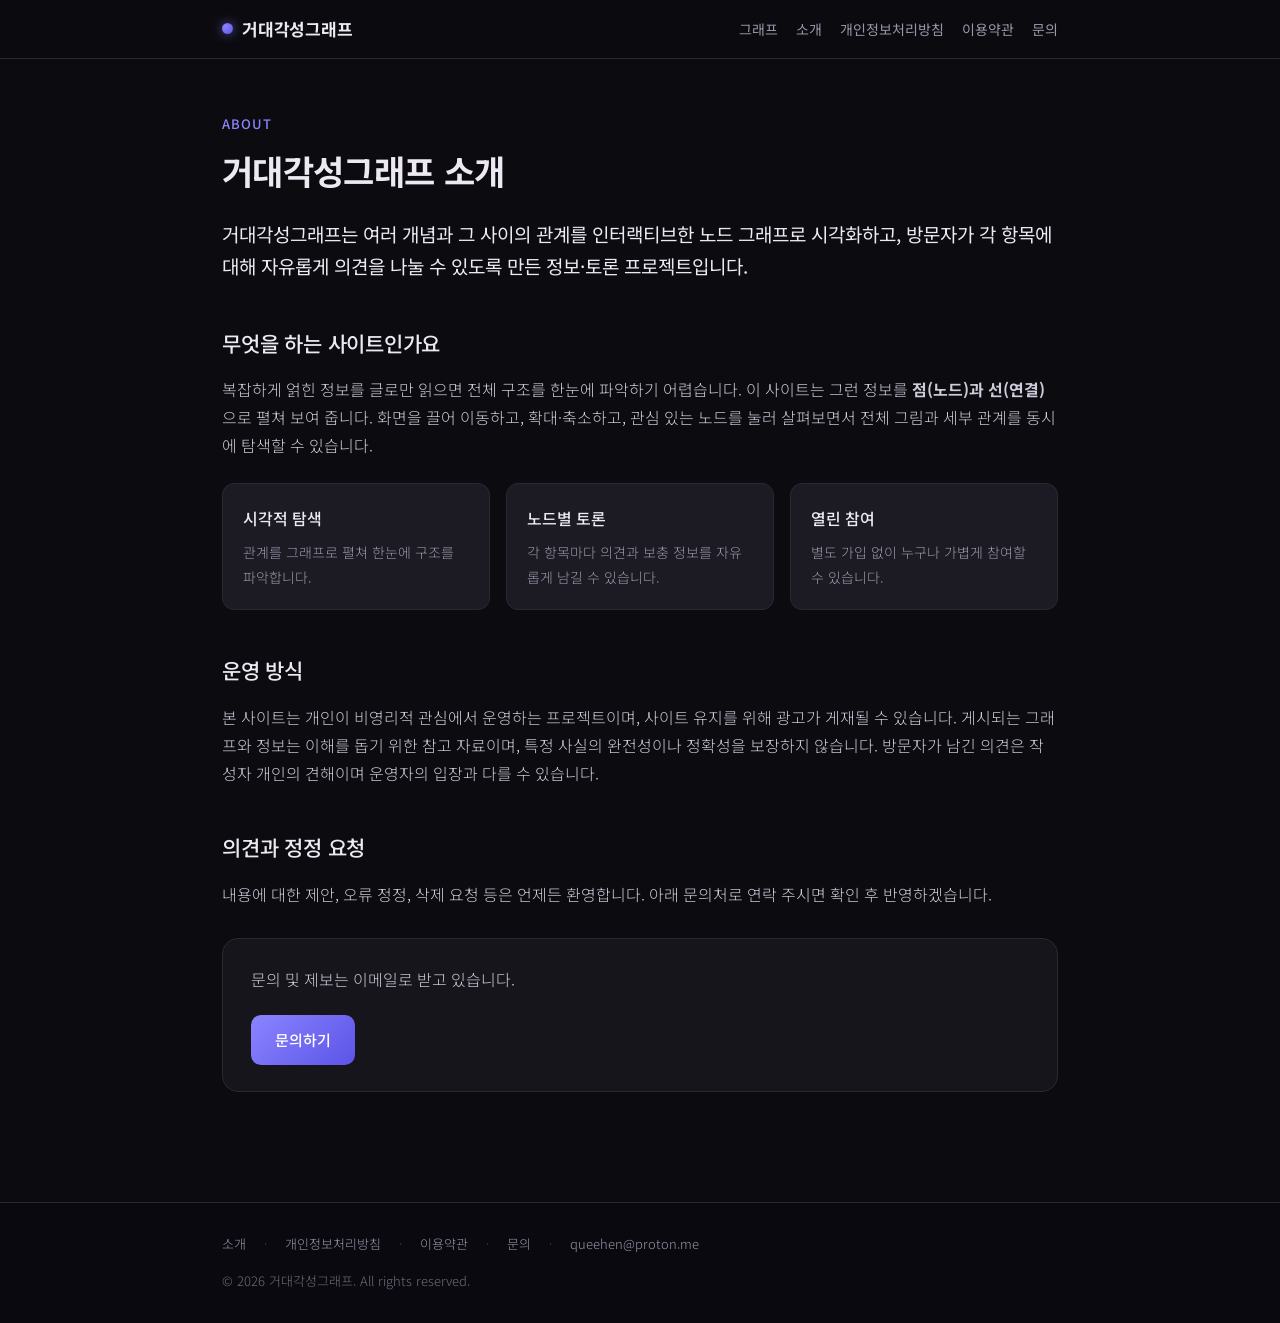
<file: about.html>
<!DOCTYPE html>
<html lang="ko">
<head>
  <meta charset="utf-8">
  <!-- Google tag (gtag.js) -->
  <script async src="https://www.googletagmanager.com/gtag/js?id=G-3LFNEM19WC"></script>
  <script>
  window.dataLayer = window.dataLayer || [];
  function gtag(){dataLayer.push(arguments);}
  gtag('js', new Date());
  gtag('config', 'G-3LFNEM19WC');
  </script>
  <!-- End Google tag -->
  <meta name="viewport" content="width=device-width, initial-scale=1">
  <!-- Google Tag Manager -->
  <script>(function(w,d,s,l,i){w[l]=w[l]||[];w[l].push({'gtm.start':
  new Date().getTime(),event:'gtm.js'});var f=d.getElementsByTagName(s)[0],
  j=d.createElement(s),dl=l!='dataLayer'?'&l='+l:'';j.async=true;j.src=
  'https://www.googletagmanager.com/gtm.js?id='+i+dl;f.parentNode.insertBefore(j,f);
  })(window,document,'script','dataLayer','GTM-NF6WVW4D');</script>
  <!-- End Google Tag Manager -->
  <title>소개 · 거대각성그래프</title>
  <meta name="description" content="거대각성그래프는 개념과 관계를 인터랙티브 그래프로 시각화하고, 방문자가 자유롭게 의견을 나눌 수 있는 정보·토론 프로젝트입니다.">
  <meta name="google-adsense-account" content="ca-pub-2417719116837573">
  <link rel="icon" href="/favicon.ico" sizes="48x48"><link rel="icon" type="image/svg+xml" href="/favicon.svg"><link rel="icon" type="image/png" sizes="32x32" href="/favicon-32.png"><link rel="apple-touch-icon" href="/apple-touch-icon.png"><link rel="manifest" href="/site.webmanifest"><meta name="theme-color" content="#0c0b10"><link rel="canonical" href="https://uisample.com/"><meta property="og:type" content="website"><meta property="og:site_name" content="거대각성그래프"><meta property="og:title" content="거대각성그래프 | 인터랙티브 개념 관계도"><meta property="og:description" content="421개 개념을 잇는 인터랙티브 관계도. 노드마다 자유롭게 토론하세요."><meta property="og:url" content="https://uisample.com/"><meta property="og:image" content="https://uisample.com/og-image.png"><meta property="og:image:width" content="1200"><meta property="og:image:height" content="630"><meta name="twitter:card" content="summary_large_image"><meta name="twitter:title" content="거대각성그래프"><meta name="twitter:description" content="421개 개념을 잇는 인터랙티브 관계도. 노드마다 자유롭게 토론하세요."><meta name="twitter:image" content="https://uisample.com/og-image.png">
  <link rel="preconnect" href="https://fonts.googleapis.com">
  <link rel="preconnect" href="https://fonts.gstatic.com" crossorigin>
  <link href="https://fonts.googleapis.com/css2?family=Noto+Sans+KR:wght@300;400;500;700&display=swap" rel="stylesheet">
  <script async src="https://pagead2.googlesyndication.com/pagead/js/adsbygoogle.js?client=ca-pub-2417719116837573" crossorigin="anonymous"></script>
  <style>
    :root{
      --bg:#0c0b10; --surface:#16151c; --surface-2:#1c1b24; --border:#2a2833;
      --text:#ece9f2; --muted:#9a96a8; --accent:#8b84ff; --accent-2:#5b54e8;
    }
    *{margin:0;padding:0;box-sizing:border-box}
    html{scroll-behavior:smooth}
    body{
      background:var(--bg);color:var(--text);
      font-family:'Noto Sans KR',-apple-system,BlinkMacSystemFont,sans-serif;
      font-weight:300;line-height:1.75;-webkit-font-smoothing:antialiased;
      min-height:100vh;display:flex;flex-direction:column;
    }
    a{color:var(--accent);text-decoration:none}
    a:hover{text-decoration:underline}
    header.site{
      position:sticky;top:0;z-index:50;
      background:rgba(12,11,16,.82);backdrop-filter:blur(10px);
      border-bottom:1px solid var(--border);
    }
    .nav{max-width:880px;margin:0 auto;padding:14px 22px;display:flex;align-items:center;gap:22px;flex-wrap:wrap}
    .brand{font-weight:700;font-size:17px;color:var(--text);letter-spacing:-.01em;display:flex;align-items:center;gap:9px}
    .brand .dot{width:11px;height:11px;border-radius:50%;background:radial-gradient(circle at 30% 30%,var(--accent),var(--accent-2));box-shadow:0 0 12px rgba(139,132,255,.6)}
    .nav nav{margin-left:auto;display:flex;gap:18px;flex-wrap:wrap}
    .nav nav a{color:var(--muted);font-size:14px;font-weight:400}
    .nav nav a:hover{color:var(--text);text-decoration:none}
    main{flex:1;max-width:880px;width:100%;margin:0 auto;padding:54px 22px 80px}
    .eyebrow{color:var(--accent);font-size:13px;font-weight:500;letter-spacing:.08em;text-transform:uppercase;margin-bottom:14px}
    h1{font-size:34px;font-weight:700;letter-spacing:-.02em;line-height:1.25;margin-bottom:26px}
    h2{font-size:21px;font-weight:500;margin:42px 0 14px;letter-spacing:-.01em}
    p{color:#cfcbd9;margin:0 0 16px;font-size:16px}
    ul{margin:0 0 18px;padding-left:20px;color:#cfcbd9}
    li{margin-bottom:9px}
    .lead{font-size:19px;color:var(--text);font-weight:400;line-height:1.7}
    .card{background:var(--surface);border:1px solid var(--border);border-radius:16px;padding:26px 28px;margin:30px 0}
    .grid{display:grid;grid-template-columns:repeat(auto-fit,minmax(220px,1fr));gap:16px;margin:24px 0}
    .grid .item{background:var(--surface-2);border:1px solid var(--border);border-radius:12px;padding:20px}
    .grid .item h3{font-size:16px;font-weight:500;margin-bottom:8px;color:var(--text)}
    .grid .item p{font-size:14px;color:var(--muted);margin:0}
    .cta{display:inline-block;margin-top:8px;background:linear-gradient(135deg,var(--accent),var(--accent-2));color:#fff;padding:12px 24px;border-radius:10px;font-weight:500;font-size:15px}
    .cta:hover{text-decoration:none;opacity:.92}
    footer.site{border-top:1px solid var(--border);background:#0a0910}
    .foot{max-width:880px;margin:0 auto;padding:30px 22px;color:var(--muted);font-size:13px;display:flex;flex-wrap:wrap;gap:8px 18px;align-items:center}
    .foot a{color:var(--muted)}.foot a:hover{color:var(--text)}
    .foot .sep{opacity:.4}
    .foot .copy{width:100%;margin-top:6px;opacity:.7}
  </style>
</head>
<body>
  <!-- Google Tag Manager (noscript) -->
  <noscript><iframe src="https://www.googletagmanager.com/ns.html?id=GTM-NF6WVW4D"
  height="0" width="0" style="display:none;visibility:hidden"></iframe></noscript>
  <!-- End Google Tag Manager (noscript) -->
  <header class="site">
    <div class="nav">
      <a class="brand" href="/"><span class="dot"></span>거대각성그래프</a>
      <nav>
        <a href="/">그래프</a>
        <a href="/about.html">소개</a>
        <a href="/privacy.html">개인정보처리방침</a>
        <a href="/terms.html">이용약관</a>
        <a href="/contact.html">문의</a>
      </nav>
    </div>
  </header>

  <main>
    <div class="eyebrow">About</div>
    <h1>거대각성그래프 소개</h1>
    <p class="lead">거대각성그래프는 여러 개념과 그 사이의 관계를 인터랙티브한 노드 그래프로 시각화하고, 방문자가 각 항목에 대해 자유롭게 의견을 나눌 수 있도록 만든 정보·토론 프로젝트입니다.</p>

    <h2>무엇을 하는 사이트인가요</h2>
    <p>복잡하게 얽힌 정보를 글로만 읽으면 전체 구조를 한눈에 파악하기 어렵습니다. 이 사이트는 그런 정보를 <strong>점(노드)과 선(연결)</strong>으로 펼쳐 보여 줍니다. 화면을 끌어 이동하고, 확대·축소하고, 관심 있는 노드를 눌러 살펴보면서 전체 그림과 세부 관계를 동시에 탐색할 수 있습니다.</p>

    <div class="grid">
      <div class="item"><h3>시각적 탐색</h3><p>관계를 그래프로 펼쳐 한눈에 구조를 파악합니다.</p></div>
      <div class="item"><h3>노드별 토론</h3><p>각 항목마다 의견과 보충 정보를 자유롭게 남길 수 있습니다.</p></div>
      <div class="item"><h3>열린 참여</h3><p>별도 가입 없이 누구나 가볍게 참여할 수 있습니다.</p></div>
    </div>

    <h2>운영 방식</h2>
    <p>본 사이트는 개인이 비영리적 관심에서 운영하는 프로젝트이며, 사이트 유지를 위해 광고가 게재될 수 있습니다. 게시되는 그래프와 정보는 이해를 돕기 위한 참고 자료이며, 특정 사실의 완전성이나 정확성을 보장하지 않습니다. 방문자가 남긴 의견은 작성자 개인의 견해이며 운영자의 입장과 다를 수 있습니다.</p>

    <h2>의견과 정정 요청</h2>
    <p>내용에 대한 제안, 오류 정정, 삭제 요청 등은 언제든 환영합니다. 아래 문의처로 연락 주시면 확인 후 반영하겠습니다.</p>
    <div class="card">
      <p style="margin-bottom:14px">문의 및 제보는 이메일로 받고 있습니다.</p>
      <a class="cta" href="/contact.html">문의하기</a>
    </div>
  </main>

  <footer class="site">
    <div class="foot">
      <a href="/about.html">소개</a><span class="sep">·</span>
      <a href="/privacy.html">개인정보처리방침</a><span class="sep">·</span>
      <a href="/terms.html">이용약관</a><span class="sep">·</span>
      <a href="/contact.html">문의</a><span class="sep">·</span>
      <a href="mailto:queehen@proton.me">queehen@proton.me</a>
      <div class="copy">© 2026 거대각성그래프. All rights reserved.</div>
    </div>
  </footer>
</body>
</html>
</file>
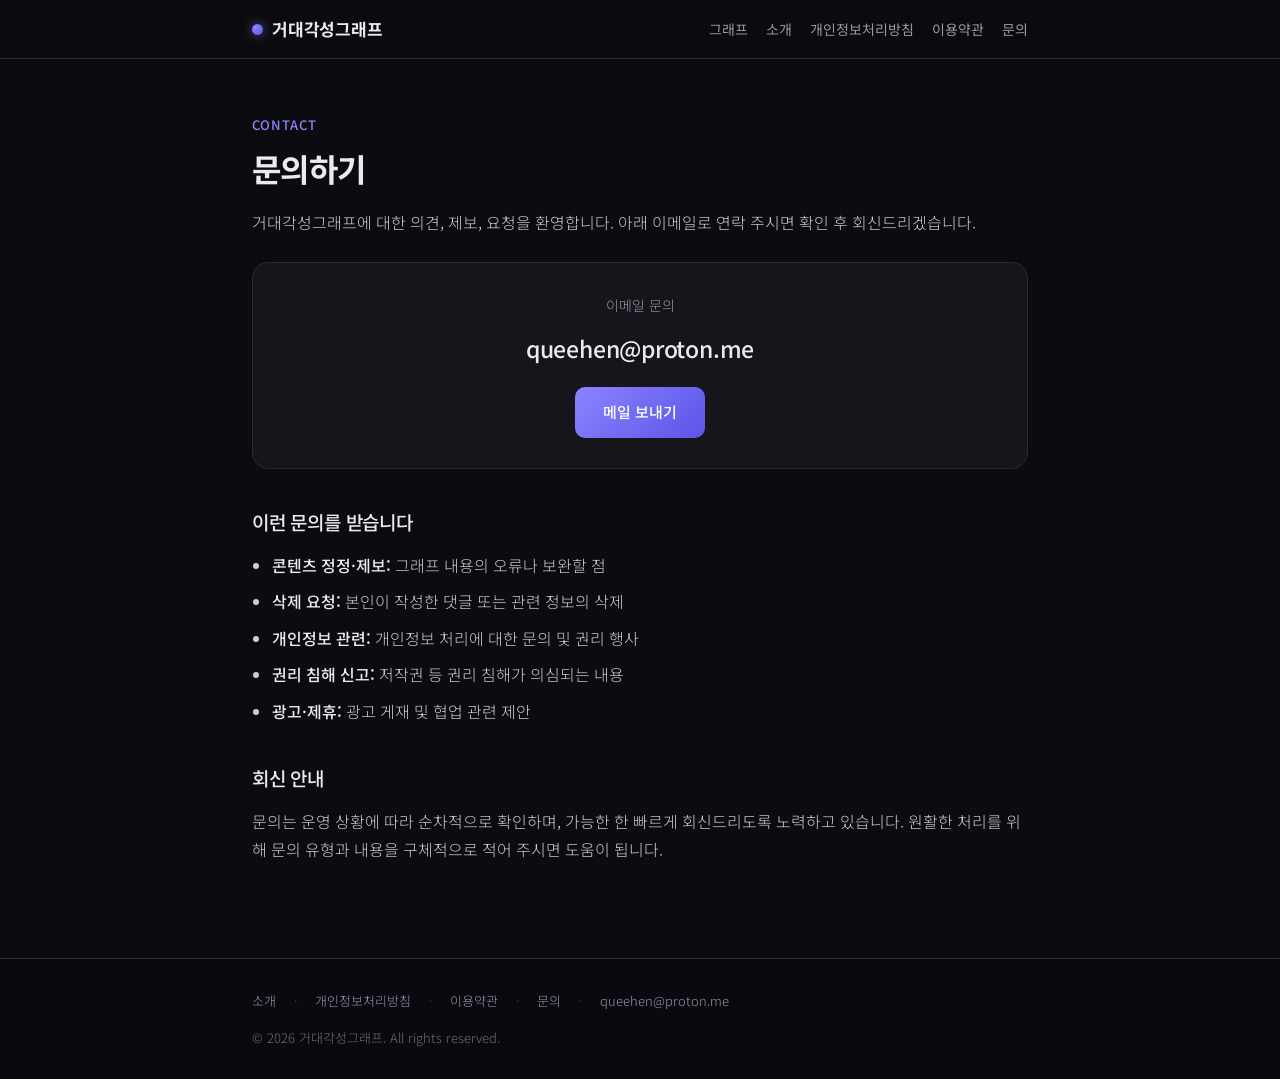
<file: contact.html>
<!DOCTYPE html>
<html lang="ko">
<head>
  <meta charset="utf-8">
  <!-- Google tag (gtag.js) -->
  <script async src="https://www.googletagmanager.com/gtag/js?id=G-3LFNEM19WC"></script>
  <script>
  window.dataLayer = window.dataLayer || [];
  function gtag(){dataLayer.push(arguments);}
  gtag('js', new Date());
  gtag('config', 'G-3LFNEM19WC');
  </script>
  <!-- End Google tag -->
  <meta name="viewport" content="width=device-width, initial-scale=1">
  <!-- Google Tag Manager -->
  <script>(function(w,d,s,l,i){w[l]=w[l]||[];w[l].push({'gtm.start':
  new Date().getTime(),event:'gtm.js'});var f=d.getElementsByTagName(s)[0],
  j=d.createElement(s),dl=l!='dataLayer'?'&l='+l:'';j.async=true;j.src=
  'https://www.googletagmanager.com/gtm.js?id='+i+dl;f.parentNode.insertBefore(j,f);
  })(window,document,'script','dataLayer','GTM-NF6WVW4D');</script>
  <!-- End Google Tag Manager -->
  <title>문의 · 거대각성그래프</title>
  <meta name="description" content="거대각성그래프 문의 안내 - 콘텐츠 정정, 삭제 요청, 개인정보, 광고 및 제휴 문의는 이메일로 연락 주세요.">
  <meta name="google-adsense-account" content="ca-pub-2417719116837573">
  <link rel="icon" href="/favicon.ico" sizes="48x48"><link rel="icon" type="image/svg+xml" href="/favicon.svg"><link rel="icon" type="image/png" sizes="32x32" href="/favicon-32.png"><link rel="apple-touch-icon" href="/apple-touch-icon.png"><link rel="manifest" href="/site.webmanifest"><meta name="theme-color" content="#0c0b10"><link rel="canonical" href="https://uisample.com/"><meta property="og:type" content="website"><meta property="og:site_name" content="거대각성그래프"><meta property="og:title" content="거대각성그래프 | 인터랙티브 개념 관계도"><meta property="og:description" content="421개 개념을 잇는 인터랙티브 관계도. 노드마다 자유롭게 토론하세요."><meta property="og:url" content="https://uisample.com/"><meta property="og:image" content="https://uisample.com/og-image.png"><meta property="og:image:width" content="1200"><meta property="og:image:height" content="630"><meta name="twitter:card" content="summary_large_image"><meta name="twitter:title" content="거대각성그래프"><meta name="twitter:description" content="421개 개념을 잇는 인터랙티브 관계도. 노드마다 자유롭게 토론하세요."><meta name="twitter:image" content="https://uisample.com/og-image.png">
  <link rel="preconnect" href="https://fonts.googleapis.com">
  <link rel="preconnect" href="https://fonts.gstatic.com" crossorigin>
  <link href="https://fonts.googleapis.com/css2?family=Noto+Sans+KR:wght@300;400;500;700&display=swap" rel="stylesheet">
  <script async src="https://pagead2.googlesyndication.com/pagead/js/adsbygoogle.js?client=ca-pub-2417719116837573" crossorigin="anonymous"></script>
  <style>
    :root{--bg:#0c0b10;--surface:#16151c;--surface-2:#1c1b24;--border:#2a2833;--text:#ece9f2;--muted:#9a96a8;--accent:#8b84ff;--accent-2:#5b54e8}
    *{margin:0;padding:0;box-sizing:border-box}
    html{scroll-behavior:smooth}
    body{background:var(--bg);color:var(--text);font-family:'Noto Sans KR',-apple-system,BlinkMacSystemFont,sans-serif;font-weight:300;line-height:1.78;-webkit-font-smoothing:antialiased;min-height:100vh;display:flex;flex-direction:column}
    a{color:var(--accent);text-decoration:none}a:hover{text-decoration:underline}
    header.site{position:sticky;top:0;z-index:50;background:rgba(12,11,16,.82);backdrop-filter:blur(10px);border-bottom:1px solid var(--border)}
    .nav{max-width:820px;margin:0 auto;padding:14px 22px;display:flex;align-items:center;gap:22px;flex-wrap:wrap}
    .brand{font-weight:700;font-size:17px;color:var(--text);letter-spacing:-.01em;display:flex;align-items:center;gap:9px}
    .brand .dot{width:11px;height:11px;border-radius:50%;background:radial-gradient(circle at 30% 30%,var(--accent),var(--accent-2));box-shadow:0 0 12px rgba(139,132,255,.6)}
    .nav nav{margin-left:auto;display:flex;gap:18px;flex-wrap:wrap}
    .nav nav a{color:var(--muted);font-size:14px;font-weight:400}.nav nav a:hover{color:var(--text);text-decoration:none}
    main{flex:1;max-width:820px;width:100%;margin:0 auto;padding:54px 22px 80px}
    .eyebrow{color:var(--accent);font-size:13px;font-weight:500;letter-spacing:.08em;text-transform:uppercase;margin-bottom:12px}
    h1{font-size:32px;font-weight:700;letter-spacing:-.02em;line-height:1.3;margin-bottom:18px}
    h2{font-size:19px;font-weight:500;margin:36px 0 12px;letter-spacing:-.01em}
    p{color:#cfcbd9;margin:0 0 14px;font-size:16px}
    ul{margin:0 0 16px;padding-left:20px;color:#cfcbd9}li{margin-bottom:8px}
    strong{color:var(--text);font-weight:500}
    .mailcard{background:var(--surface);border:1px solid var(--border);border-radius:16px;padding:30px;margin:26px 0;text-align:center}
    .mailcard .label{color:var(--muted);font-size:14px;margin-bottom:10px}
    .mailcard .addr{font-size:23px;font-weight:500;color:var(--text);letter-spacing:-.01em}
    .mailbtn{display:inline-block;margin-top:18px;background:linear-gradient(135deg,var(--accent),var(--accent-2));color:#fff;padding:12px 28px;border-radius:10px;font-weight:500;font-size:15px}
    .mailbtn:hover{text-decoration:none;opacity:.92}
    footer.site{border-top:1px solid var(--border);background:#0a0910}
    .foot{max-width:820px;margin:0 auto;padding:30px 22px;color:var(--muted);font-size:13px;display:flex;flex-wrap:wrap;gap:8px 18px;align-items:center}
    .foot a{color:var(--muted)}.foot a:hover{color:var(--text)}.foot .sep{opacity:.4}.foot .copy{width:100%;margin-top:6px;opacity:.7}
  </style>
</head>
<body>
  <!-- Google Tag Manager (noscript) -->
  <noscript><iframe src="https://www.googletagmanager.com/ns.html?id=GTM-NF6WVW4D"
  height="0" width="0" style="display:none;visibility:hidden"></iframe></noscript>
  <!-- End Google Tag Manager (noscript) -->
  <header class="site">
    <div class="nav">
      <a class="brand" href="/"><span class="dot"></span>거대각성그래프</a>
      <nav>
        <a href="/">그래프</a><a href="/about.html">소개</a>
        <a href="/privacy.html">개인정보처리방침</a><a href="/terms.html">이용약관</a><a href="/contact.html">문의</a>
      </nav>
    </div>
  </header>

  <main>
    <div class="eyebrow">Contact</div>
    <h1>문의하기</h1>
    <p>거대각성그래프에 대한 의견, 제보, 요청을 환영합니다. 아래 이메일로 연락 주시면 확인 후 회신드리겠습니다.</p>

    <div class="mailcard">
      <div class="label">이메일 문의</div>
      <div class="addr">queehen@proton.me</div>
      <a class="mailbtn" href="mailto:queehen@proton.me?subject=%5B%EA%B1%B0%EB%8C%80%EA%B0%81%EC%84%B1%EA%B7%B8%EB%9E%98%ED%94%84%5D%20%EB%AC%B8%EC%9D%98">메일 보내기</a>
    </div>

    <h2>이런 문의를 받습니다</h2>
    <ul>
      <li><strong>콘텐츠 정정·제보:</strong> 그래프 내용의 오류나 보완할 점</li>
      <li><strong>삭제 요청:</strong> 본인이 작성한 댓글 또는 관련 정보의 삭제</li>
      <li><strong>개인정보 관련:</strong> 개인정보 처리에 대한 문의 및 권리 행사</li>
      <li><strong>권리 침해 신고:</strong> 저작권 등 권리 침해가 의심되는 내용</li>
      <li><strong>광고·제휴:</strong> 광고 게재 및 협업 관련 제안</li>
    </ul>

    <h2>회신 안내</h2>
    <p>문의는 운영 상황에 따라 순차적으로 확인하며, 가능한 한 빠르게 회신드리도록 노력하고 있습니다. 원활한 처리를 위해 문의 유형과 내용을 구체적으로 적어 주시면 도움이 됩니다.</p>
  </main>

  <footer class="site">
    <div class="foot">
      <a href="/about.html">소개</a><span class="sep">·</span>
      <a href="/privacy.html">개인정보처리방침</a><span class="sep">·</span>
      <a href="/terms.html">이용약관</a><span class="sep">·</span>
      <a href="/contact.html">문의</a><span class="sep">·</span>
      <a href="mailto:queehen@proton.me">queehen@proton.me</a>
      <div class="copy">© 2026 거대각성그래프. All rights reserved.</div>
    </div>
  </footer>
</body>
</html>
</file>
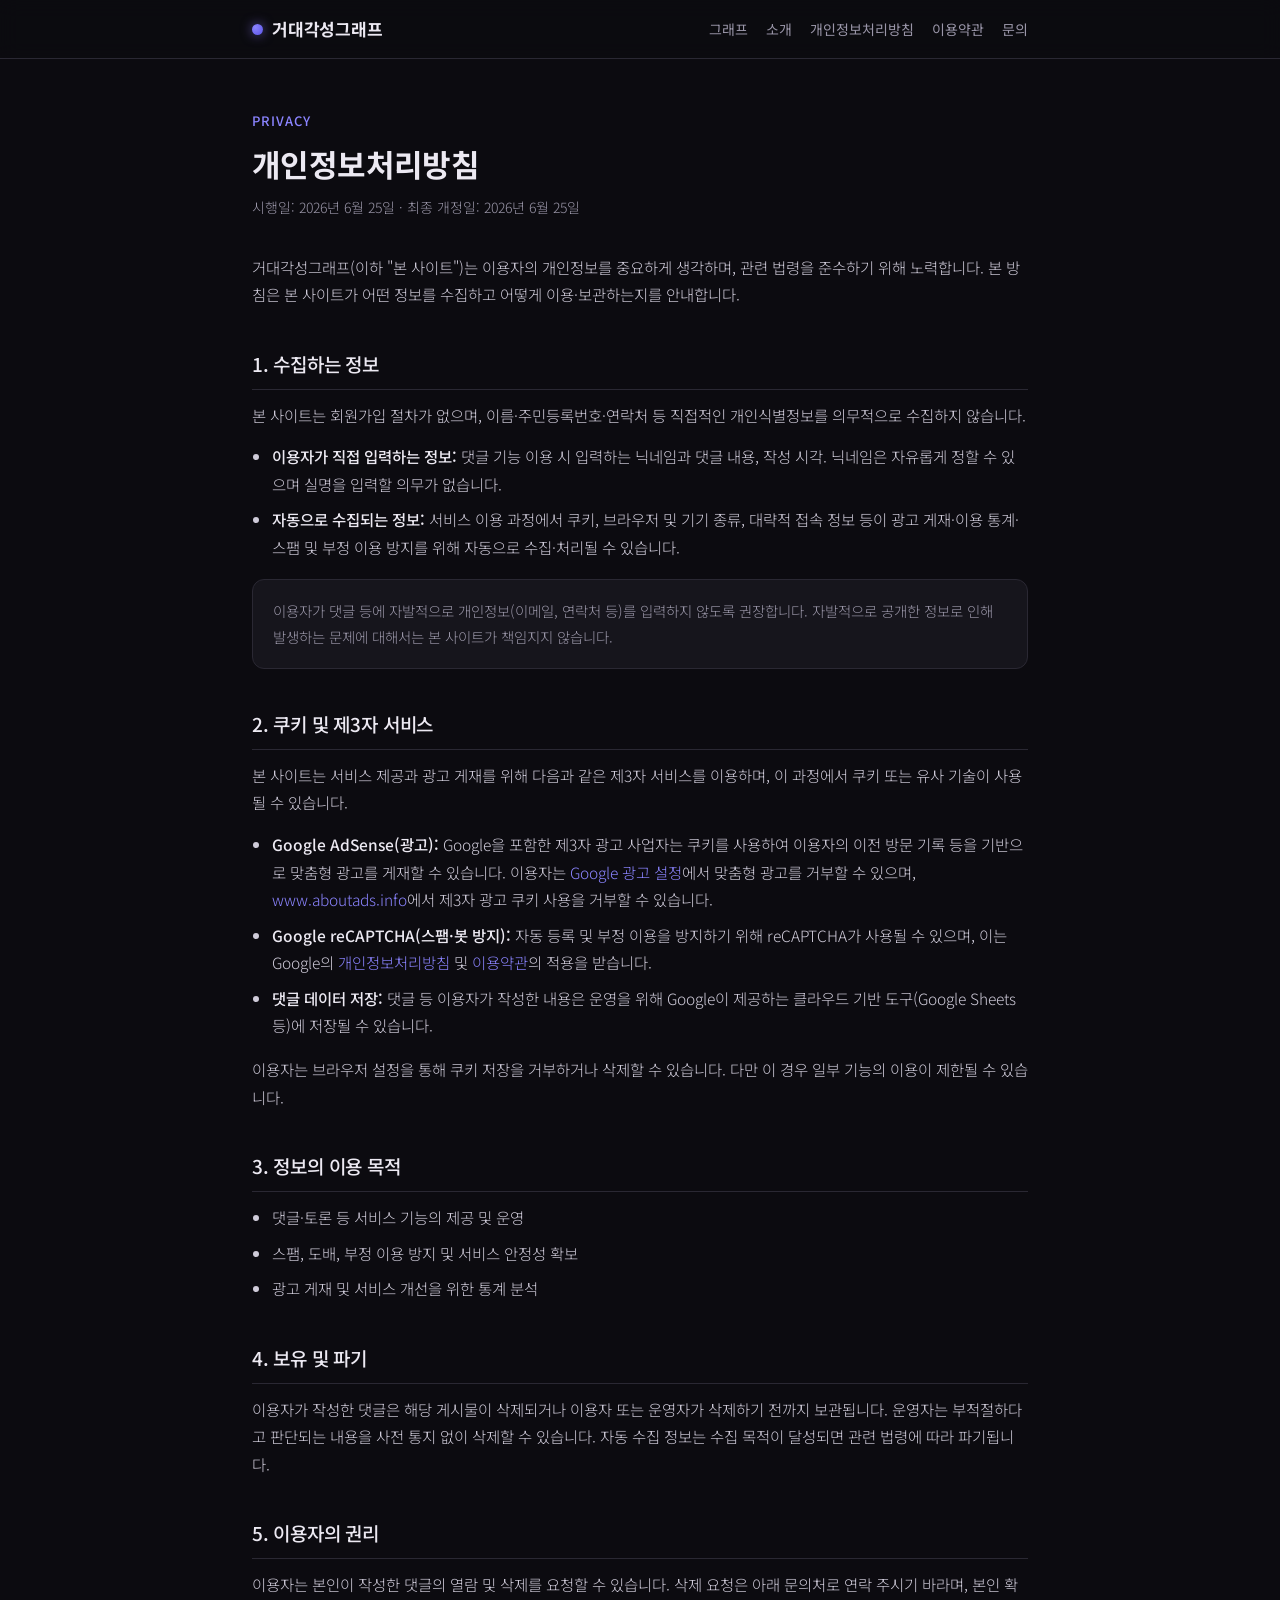
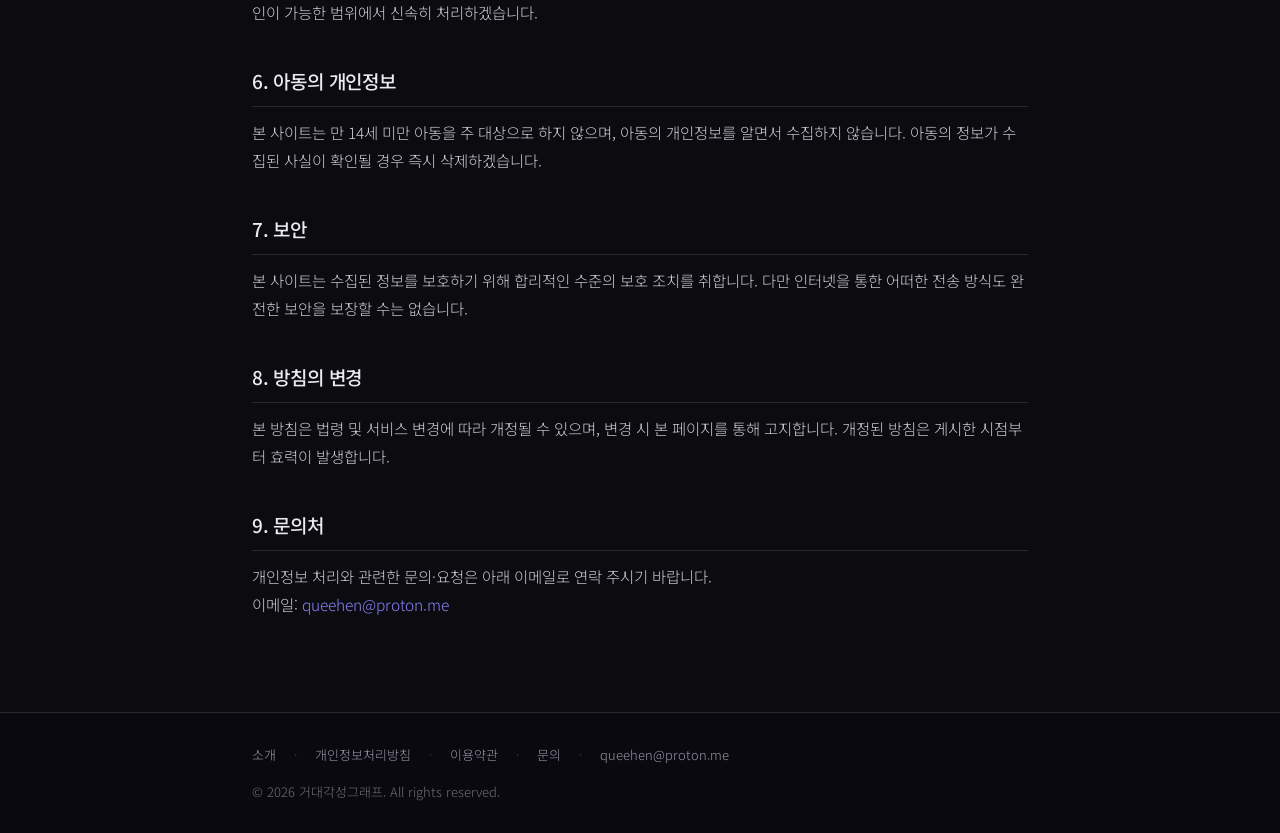
<file: privacy.html>
<!DOCTYPE html>
<html lang="ko">
<head>
  <meta charset="utf-8">
  <!-- Google tag (gtag.js) -->
  <script async src="https://www.googletagmanager.com/gtag/js?id=G-3LFNEM19WC"></script>
  <script>
  window.dataLayer = window.dataLayer || [];
  function gtag(){dataLayer.push(arguments);}
  gtag('js', new Date());
  gtag('config', 'G-3LFNEM19WC');
  </script>
  <!-- End Google tag -->
  <meta name="viewport" content="width=device-width, initial-scale=1">
  <!-- Google Tag Manager -->
  <script>(function(w,d,s,l,i){w[l]=w[l]||[];w[l].push({'gtm.start':
  new Date().getTime(),event:'gtm.js'});var f=d.getElementsByTagName(s)[0],
  j=d.createElement(s),dl=l!='dataLayer'?'&l='+l:'';j.async=true;j.src=
  'https://www.googletagmanager.com/gtm.js?id='+i+dl;f.parentNode.insertBefore(j,f);
  })(window,document,'script','dataLayer','GTM-NF6WVW4D');</script>
  <!-- End Google Tag Manager -->
  <title>개인정보처리방침 · 거대각성그래프</title>
  <meta name="description" content="거대각성그래프 개인정보처리방침 - 수집하는 정보, 쿠키 및 제3자 광고(Google AdSense), 보유 및 파기, 이용자 권리에 대한 안내.">
  <meta name="google-adsense-account" content="ca-pub-2417719116837573">
  <link rel="icon" href="/favicon.ico" sizes="48x48"><link rel="icon" type="image/svg+xml" href="/favicon.svg"><link rel="icon" type="image/png" sizes="32x32" href="/favicon-32.png"><link rel="apple-touch-icon" href="/apple-touch-icon.png"><link rel="manifest" href="/site.webmanifest"><meta name="theme-color" content="#0c0b10"><link rel="canonical" href="https://uisample.com/"><meta property="og:type" content="website"><meta property="og:site_name" content="거대각성그래프"><meta property="og:title" content="거대각성그래프 | 인터랙티브 개념 관계도"><meta property="og:description" content="421개 개념을 잇는 인터랙티브 관계도. 노드마다 자유롭게 토론하세요."><meta property="og:url" content="https://uisample.com/"><meta property="og:image" content="https://uisample.com/og-image.png"><meta property="og:image:width" content="1200"><meta property="og:image:height" content="630"><meta name="twitter:card" content="summary_large_image"><meta name="twitter:title" content="거대각성그래프"><meta name="twitter:description" content="421개 개념을 잇는 인터랙티브 관계도. 노드마다 자유롭게 토론하세요."><meta name="twitter:image" content="https://uisample.com/og-image.png">
  <link rel="preconnect" href="https://fonts.googleapis.com">
  <link rel="preconnect" href="https://fonts.gstatic.com" crossorigin>
  <link href="https://fonts.googleapis.com/css2?family=Noto+Sans+KR:wght@300;400;500;700&display=swap" rel="stylesheet">
  <script async src="https://pagead2.googlesyndication.com/pagead/js/adsbygoogle.js?client=ca-pub-2417719116837573" crossorigin="anonymous"></script>
  <style>
    :root{--bg:#0c0b10;--surface:#16151c;--surface-2:#1c1b24;--border:#2a2833;--text:#ece9f2;--muted:#9a96a8;--accent:#8b84ff;--accent-2:#5b54e8}
    *{margin:0;padding:0;box-sizing:border-box}
    html{scroll-behavior:smooth}
    body{background:var(--bg);color:var(--text);font-family:'Noto Sans KR',-apple-system,BlinkMacSystemFont,sans-serif;font-weight:300;line-height:1.78;-webkit-font-smoothing:antialiased;min-height:100vh;display:flex;flex-direction:column}
    a{color:var(--accent);text-decoration:none}a:hover{text-decoration:underline}
    header.site{position:sticky;top:0;z-index:50;background:rgba(12,11,16,.82);backdrop-filter:blur(10px);border-bottom:1px solid var(--border)}
    .nav{max-width:820px;margin:0 auto;padding:14px 22px;display:flex;align-items:center;gap:22px;flex-wrap:wrap}
    .brand{font-weight:700;font-size:17px;color:var(--text);letter-spacing:-.01em;display:flex;align-items:center;gap:9px}
    .brand .dot{width:11px;height:11px;border-radius:50%;background:radial-gradient(circle at 30% 30%,var(--accent),var(--accent-2));box-shadow:0 0 12px rgba(139,132,255,.6)}
    .nav nav{margin-left:auto;display:flex;gap:18px;flex-wrap:wrap}
    .nav nav a{color:var(--muted);font-size:14px;font-weight:400}.nav nav a:hover{color:var(--text);text-decoration:none}
    main{flex:1;max-width:820px;width:100%;margin:0 auto;padding:50px 22px 80px}
    .eyebrow{color:var(--accent);font-size:13px;font-weight:500;letter-spacing:.08em;text-transform:uppercase;margin-bottom:12px}
    h1{font-size:31px;font-weight:700;letter-spacing:-.02em;line-height:1.3;margin-bottom:10px}
    .updated{color:var(--muted);font-size:14px;margin-bottom:34px}
    h2{font-size:19px;font-weight:500;margin:38px 0 12px;letter-spacing:-.01em;padding-bottom:8px;border-bottom:1px solid var(--border)}
    p{color:#cfcbd9;margin:0 0 14px;font-size:15.5px}
    ul{margin:0 0 16px;padding-left:20px;color:#cfcbd9}li{margin-bottom:8px;font-size:15.5px}
    strong{color:var(--text);font-weight:500}
    .note{background:var(--surface);border:1px solid var(--border);border-radius:12px;padding:18px 20px;margin:18px 0;font-size:14.5px;color:var(--muted)}
    footer.site{border-top:1px solid var(--border);background:#0a0910}
    .foot{max-width:820px;margin:0 auto;padding:30px 22px;color:var(--muted);font-size:13px;display:flex;flex-wrap:wrap;gap:8px 18px;align-items:center}
    .foot a{color:var(--muted)}.foot a:hover{color:var(--text)}.foot .sep{opacity:.4}.foot .copy{width:100%;margin-top:6px;opacity:.7}
  </style>
</head>
<body>
  <!-- Google Tag Manager (noscript) -->
  <noscript><iframe src="https://www.googletagmanager.com/ns.html?id=GTM-NF6WVW4D"
  height="0" width="0" style="display:none;visibility:hidden"></iframe></noscript>
  <!-- End Google Tag Manager (noscript) -->
  <header class="site">
    <div class="nav">
      <a class="brand" href="/"><span class="dot"></span>거대각성그래프</a>
      <nav>
        <a href="/">그래프</a><a href="/about.html">소개</a>
        <a href="/privacy.html">개인정보처리방침</a><a href="/terms.html">이용약관</a><a href="/contact.html">문의</a>
      </nav>
    </div>
  </header>

  <main>
    <div class="eyebrow">Privacy</div>
    <h1>개인정보처리방침</h1>
    <p class="updated">시행일: 2026년 6월 25일 · 최종 개정일: 2026년 6월 25일</p>

    <p>거대각성그래프(이하 "본 사이트")는 이용자의 개인정보를 중요하게 생각하며, 관련 법령을 준수하기 위해 노력합니다. 본 방침은 본 사이트가 어떤 정보를 수집하고 어떻게 이용·보관하는지를 안내합니다.</p>

    <h2>1. 수집하는 정보</h2>
    <p>본 사이트는 회원가입 절차가 없으며, 이름·주민등록번호·연락처 등 직접적인 개인식별정보를 의무적으로 수집하지 않습니다.</p>
    <ul>
      <li><strong>이용자가 직접 입력하는 정보:</strong> 댓글 기능 이용 시 입력하는 닉네임과 댓글 내용, 작성 시각. 닉네임은 자유롭게 정할 수 있으며 실명을 입력할 의무가 없습니다.</li>
      <li><strong>자동으로 수집되는 정보:</strong> 서비스 이용 과정에서 쿠키, 브라우저 및 기기 종류, 대략적 접속 정보 등이 광고 게재·이용 통계·스팸 및 부정 이용 방지를 위해 자동으로 수집·처리될 수 있습니다.</li>
    </ul>
    <div class="note">이용자가 댓글 등에 자발적으로 개인정보(이메일, 연락처 등)를 입력하지 않도록 권장합니다. 자발적으로 공개한 정보로 인해 발생하는 문제에 대해서는 본 사이트가 책임지지 않습니다.</div>

    <h2>2. 쿠키 및 제3자 서비스</h2>
    <p>본 사이트는 서비스 제공과 광고 게재를 위해 다음과 같은 제3자 서비스를 이용하며, 이 과정에서 쿠키 또는 유사 기술이 사용될 수 있습니다.</p>
    <ul>
      <li><strong>Google AdSense(광고):</strong> Google을 포함한 제3자 광고 사업자는 쿠키를 사용하여 이용자의 이전 방문 기록 등을 기반으로 맞춤형 광고를 게재할 수 있습니다. 이용자는 <a href="https://adssettings.google.com" target="_blank" rel="noopener">Google 광고 설정</a>에서 맞춤형 광고를 거부할 수 있으며, <a href="https://www.aboutads.info" target="_blank" rel="noopener">www.aboutads.info</a>에서 제3자 광고 쿠키 사용을 거부할 수 있습니다.</li>
      <li><strong>Google reCAPTCHA(스팸·봇 방지):</strong> 자동 등록 및 부정 이용을 방지하기 위해 reCAPTCHA가 사용될 수 있으며, 이는 Google의 <a href="https://policies.google.com/privacy" target="_blank" rel="noopener">개인정보처리방침</a> 및 <a href="https://policies.google.com/terms" target="_blank" rel="noopener">이용약관</a>의 적용을 받습니다.</li>
      <li><strong>댓글 데이터 저장:</strong> 댓글 등 이용자가 작성한 내용은 운영을 위해 Google이 제공하는 클라우드 기반 도구(Google Sheets 등)에 저장될 수 있습니다.</li>
    </ul>
    <p>이용자는 브라우저 설정을 통해 쿠키 저장을 거부하거나 삭제할 수 있습니다. 다만 이 경우 일부 기능의 이용이 제한될 수 있습니다.</p>

    <h2>3. 정보의 이용 목적</h2>
    <ul>
      <li>댓글·토론 등 서비스 기능의 제공 및 운영</li>
      <li>스팸, 도배, 부정 이용 방지 및 서비스 안정성 확보</li>
      <li>광고 게재 및 서비스 개선을 위한 통계 분석</li>
    </ul>

    <h2>4. 보유 및 파기</h2>
    <p>이용자가 작성한 댓글은 해당 게시물이 삭제되거나 이용자 또는 운영자가 삭제하기 전까지 보관됩니다. 운영자는 부적절하다고 판단되는 내용을 사전 통지 없이 삭제할 수 있습니다. 자동 수집 정보는 수집 목적이 달성되면 관련 법령에 따라 파기됩니다.</p>

    <h2>5. 이용자의 권리</h2>
    <p>이용자는 본인이 작성한 댓글의 열람 및 삭제를 요청할 수 있습니다. 삭제 요청은 아래 문의처로 연락 주시기 바라며, 본인 확인이 가능한 범위에서 신속히 처리하겠습니다.</p>

    <h2>6. 아동의 개인정보</h2>
    <p>본 사이트는 만 14세 미만 아동을 주 대상으로 하지 않으며, 아동의 개인정보를 알면서 수집하지 않습니다. 아동의 정보가 수집된 사실이 확인될 경우 즉시 삭제하겠습니다.</p>

    <h2>7. 보안</h2>
    <p>본 사이트는 수집된 정보를 보호하기 위해 합리적인 수준의 보호 조치를 취합니다. 다만 인터넷을 통한 어떠한 전송 방식도 완전한 보안을 보장할 수는 없습니다.</p>

    <h2>8. 방침의 변경</h2>
    <p>본 방침은 법령 및 서비스 변경에 따라 개정될 수 있으며, 변경 시 본 페이지를 통해 고지합니다. 개정된 방침은 게시한 시점부터 효력이 발생합니다.</p>

    <h2>9. 문의처</h2>
    <p>개인정보 처리와 관련한 문의·요청은 아래 이메일로 연락 주시기 바랍니다.<br>
    이메일: <a href="mailto:queehen@proton.me">queehen@proton.me</a></p>
  </main>

  <footer class="site">
    <div class="foot">
      <a href="/about.html">소개</a><span class="sep">·</span>
      <a href="/privacy.html">개인정보처리방침</a><span class="sep">·</span>
      <a href="/terms.html">이용약관</a><span class="sep">·</span>
      <a href="/contact.html">문의</a><span class="sep">·</span>
      <a href="mailto:queehen@proton.me">queehen@proton.me</a>
      <div class="copy">© 2026 거대각성그래프. All rights reserved.</div>
    </div>
  </footer>
</body>
</html>
</file>
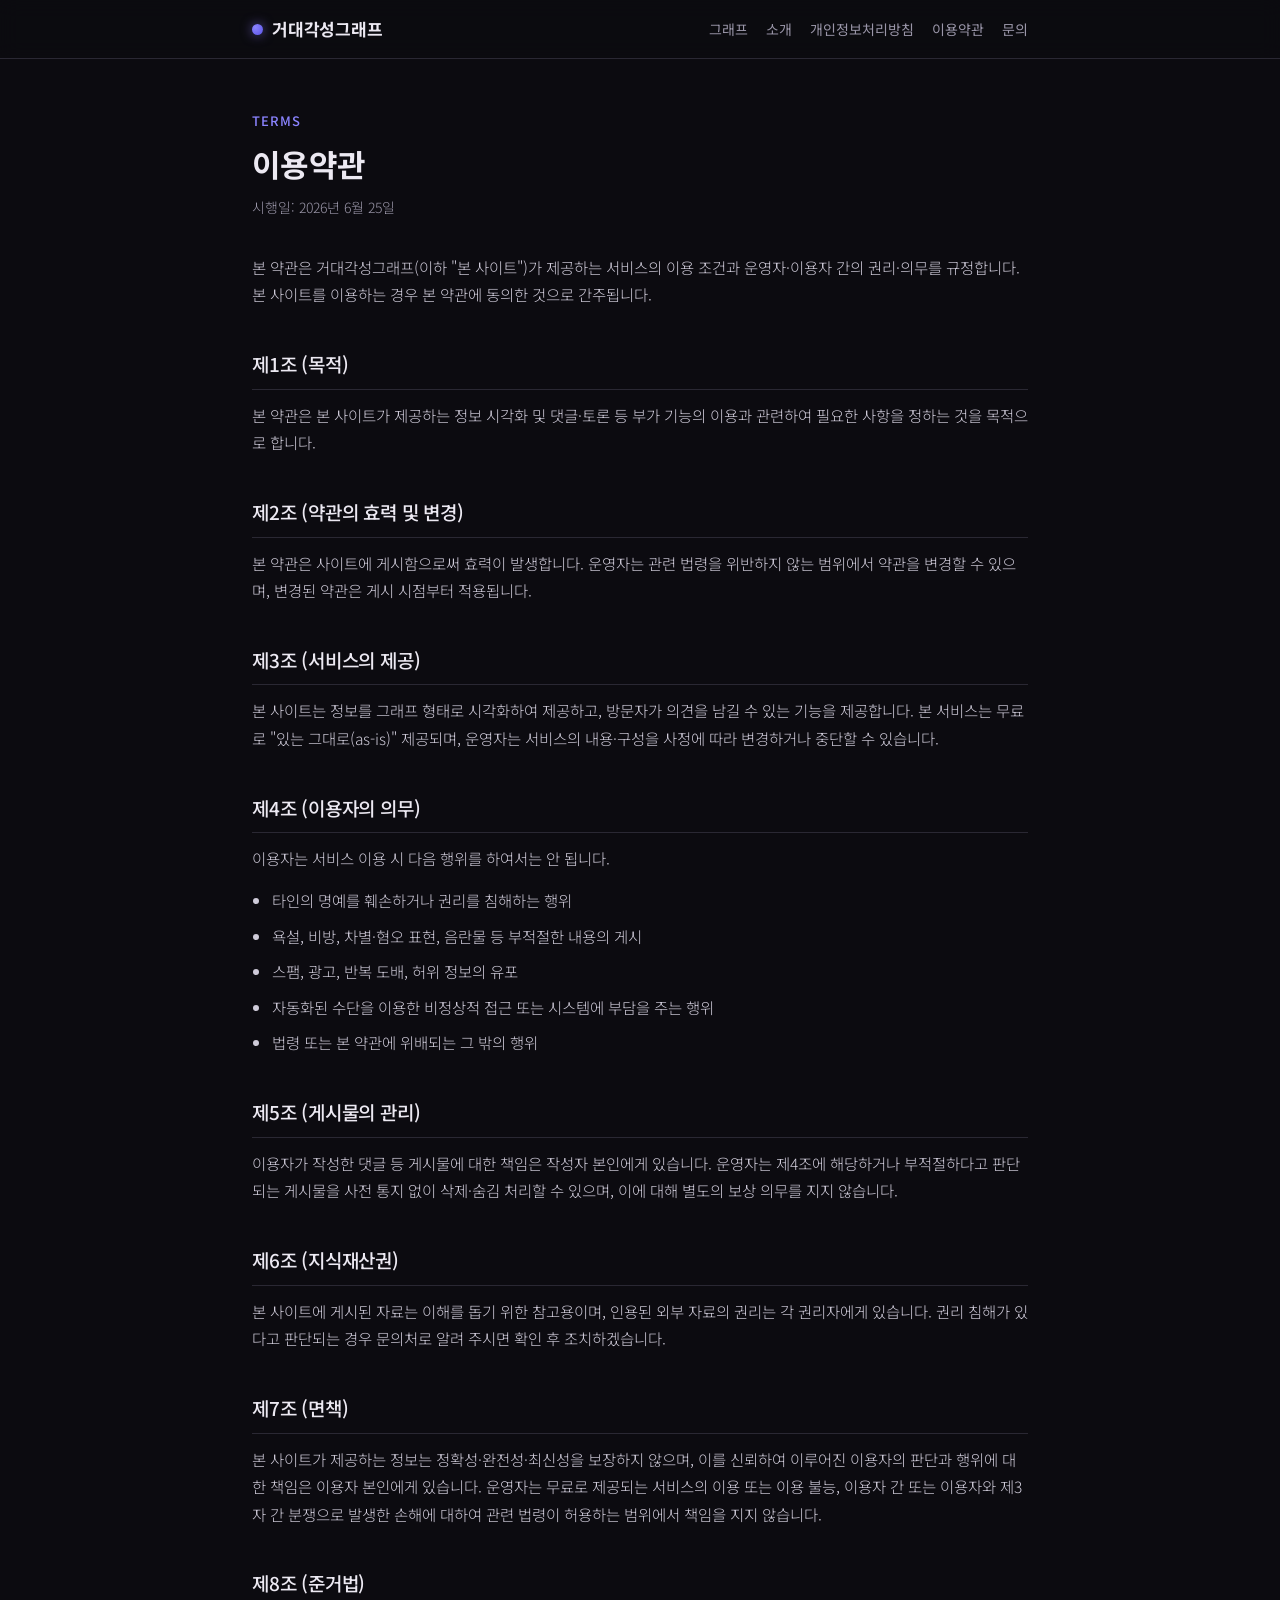
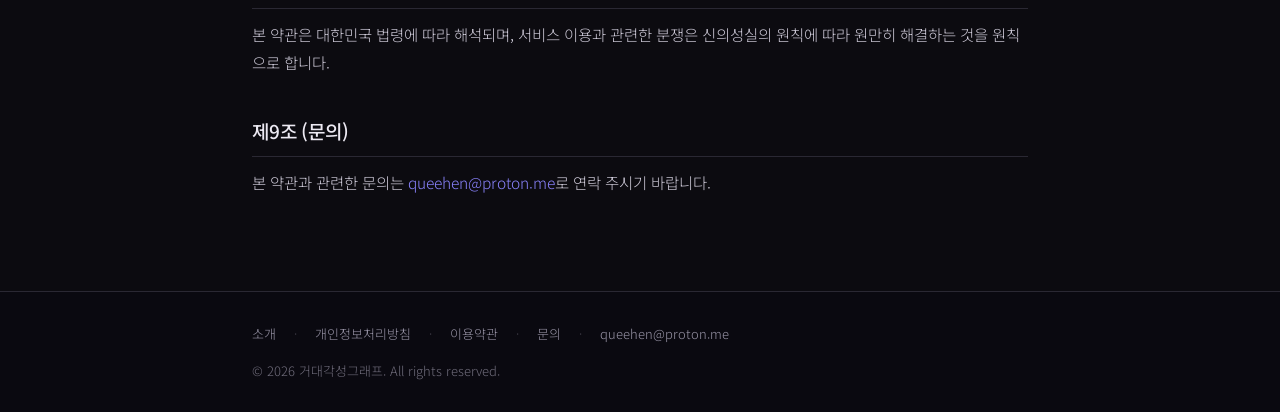
<file: terms.html>
<!DOCTYPE html>
<html lang="ko">
<head>
  <meta charset="utf-8">
  <!-- Google tag (gtag.js) -->
  <script async src="https://www.googletagmanager.com/gtag/js?id=G-3LFNEM19WC"></script>
  <script>
  window.dataLayer = window.dataLayer || [];
  function gtag(){dataLayer.push(arguments);}
  gtag('js', new Date());
  gtag('config', 'G-3LFNEM19WC');
  </script>
  <!-- End Google tag -->
  <meta name="viewport" content="width=device-width, initial-scale=1">
  <!-- Google Tag Manager -->
  <script>(function(w,d,s,l,i){w[l]=w[l]||[];w[l].push({'gtm.start':
  new Date().getTime(),event:'gtm.js'});var f=d.getElementsByTagName(s)[0],
  j=d.createElement(s),dl=l!='dataLayer'?'&l='+l:'';j.async=true;j.src=
  'https://www.googletagmanager.com/gtm.js?id='+i+dl;f.parentNode.insertBefore(j,f);
  })(window,document,'script','dataLayer','GTM-NF6WVW4D');</script>
  <!-- End Google Tag Manager -->
  <title>이용약관 · 거대각성그래프</title>
  <meta name="description" content="거대각성그래프 이용약관 - 서비스 이용 조건, 이용자의 의무, 게시물 관리 및 면책에 관한 안내.">
  <meta name="google-adsense-account" content="ca-pub-2417719116837573">
  <link rel="icon" href="/favicon.ico" sizes="48x48"><link rel="icon" type="image/svg+xml" href="/favicon.svg"><link rel="icon" type="image/png" sizes="32x32" href="/favicon-32.png"><link rel="apple-touch-icon" href="/apple-touch-icon.png"><link rel="manifest" href="/site.webmanifest"><meta name="theme-color" content="#0c0b10"><link rel="canonical" href="https://uisample.com/"><meta property="og:type" content="website"><meta property="og:site_name" content="거대각성그래프"><meta property="og:title" content="거대각성그래프 | 인터랙티브 개념 관계도"><meta property="og:description" content="421개 개념을 잇는 인터랙티브 관계도. 노드마다 자유롭게 토론하세요."><meta property="og:url" content="https://uisample.com/"><meta property="og:image" content="https://uisample.com/og-image.png"><meta property="og:image:width" content="1200"><meta property="og:image:height" content="630"><meta name="twitter:card" content="summary_large_image"><meta name="twitter:title" content="거대각성그래프"><meta name="twitter:description" content="421개 개념을 잇는 인터랙티브 관계도. 노드마다 자유롭게 토론하세요."><meta name="twitter:image" content="https://uisample.com/og-image.png">
  <link rel="preconnect" href="https://fonts.googleapis.com">
  <link rel="preconnect" href="https://fonts.gstatic.com" crossorigin>
  <link href="https://fonts.googleapis.com/css2?family=Noto+Sans+KR:wght@300;400;500;700&display=swap" rel="stylesheet">
  <script async src="https://pagead2.googlesyndication.com/pagead/js/adsbygoogle.js?client=ca-pub-2417719116837573" crossorigin="anonymous"></script>
  <style>
    :root{--bg:#0c0b10;--surface:#16151c;--surface-2:#1c1b24;--border:#2a2833;--text:#ece9f2;--muted:#9a96a8;--accent:#8b84ff;--accent-2:#5b54e8}
    *{margin:0;padding:0;box-sizing:border-box}
    html{scroll-behavior:smooth}
    body{background:var(--bg);color:var(--text);font-family:'Noto Sans KR',-apple-system,BlinkMacSystemFont,sans-serif;font-weight:300;line-height:1.78;-webkit-font-smoothing:antialiased;min-height:100vh;display:flex;flex-direction:column}
    a{color:var(--accent);text-decoration:none}a:hover{text-decoration:underline}
    header.site{position:sticky;top:0;z-index:50;background:rgba(12,11,16,.82);backdrop-filter:blur(10px);border-bottom:1px solid var(--border)}
    .nav{max-width:820px;margin:0 auto;padding:14px 22px;display:flex;align-items:center;gap:22px;flex-wrap:wrap}
    .brand{font-weight:700;font-size:17px;color:var(--text);letter-spacing:-.01em;display:flex;align-items:center;gap:9px}
    .brand .dot{width:11px;height:11px;border-radius:50%;background:radial-gradient(circle at 30% 30%,var(--accent),var(--accent-2));box-shadow:0 0 12px rgba(139,132,255,.6)}
    .nav nav{margin-left:auto;display:flex;gap:18px;flex-wrap:wrap}
    .nav nav a{color:var(--muted);font-size:14px;font-weight:400}.nav nav a:hover{color:var(--text);text-decoration:none}
    main{flex:1;max-width:820px;width:100%;margin:0 auto;padding:50px 22px 80px}
    .eyebrow{color:var(--accent);font-size:13px;font-weight:500;letter-spacing:.08em;text-transform:uppercase;margin-bottom:12px}
    h1{font-size:31px;font-weight:700;letter-spacing:-.02em;line-height:1.3;margin-bottom:10px}
    .updated{color:var(--muted);font-size:14px;margin-bottom:34px}
    h2{font-size:19px;font-weight:500;margin:38px 0 12px;letter-spacing:-.01em;padding-bottom:8px;border-bottom:1px solid var(--border)}
    p{color:#cfcbd9;margin:0 0 14px;font-size:15.5px}
    ul{margin:0 0 16px;padding-left:20px;color:#cfcbd9}li{margin-bottom:8px;font-size:15.5px}
    strong{color:var(--text);font-weight:500}
    footer.site{border-top:1px solid var(--border);background:#0a0910}
    .foot{max-width:820px;margin:0 auto;padding:30px 22px;color:var(--muted);font-size:13px;display:flex;flex-wrap:wrap;gap:8px 18px;align-items:center}
    .foot a{color:var(--muted)}.foot a:hover{color:var(--text)}.foot .sep{opacity:.4}.foot .copy{width:100%;margin-top:6px;opacity:.7}
  </style>
</head>
<body>
  <!-- Google Tag Manager (noscript) -->
  <noscript><iframe src="https://www.googletagmanager.com/ns.html?id=GTM-NF6WVW4D"
  height="0" width="0" style="display:none;visibility:hidden"></iframe></noscript>
  <!-- End Google Tag Manager (noscript) -->
  <header class="site">
    <div class="nav">
      <a class="brand" href="/"><span class="dot"></span>거대각성그래프</a>
      <nav>
        <a href="/">그래프</a><a href="/about.html">소개</a>
        <a href="/privacy.html">개인정보처리방침</a><a href="/terms.html">이용약관</a><a href="/contact.html">문의</a>
      </nav>
    </div>
  </header>

  <main>
    <div class="eyebrow">Terms</div>
    <h1>이용약관</h1>
    <p class="updated">시행일: 2026년 6월 25일</p>

    <p>본 약관은 거대각성그래프(이하 "본 사이트")가 제공하는 서비스의 이용 조건과 운영자·이용자 간의 권리·의무를 규정합니다. 본 사이트를 이용하는 경우 본 약관에 동의한 것으로 간주됩니다.</p>

    <h2>제1조 (목적)</h2>
    <p>본 약관은 본 사이트가 제공하는 정보 시각화 및 댓글·토론 등 부가 기능의 이용과 관련하여 필요한 사항을 정하는 것을 목적으로 합니다.</p>

    <h2>제2조 (약관의 효력 및 변경)</h2>
    <p>본 약관은 사이트에 게시함으로써 효력이 발생합니다. 운영자는 관련 법령을 위반하지 않는 범위에서 약관을 변경할 수 있으며, 변경된 약관은 게시 시점부터 적용됩니다.</p>

    <h2>제3조 (서비스의 제공)</h2>
    <p>본 사이트는 정보를 그래프 형태로 시각화하여 제공하고, 방문자가 의견을 남길 수 있는 기능을 제공합니다. 본 서비스는 무료로 "있는 그대로(as-is)" 제공되며, 운영자는 서비스의 내용·구성을 사정에 따라 변경하거나 중단할 수 있습니다.</p>

    <h2>제4조 (이용자의 의무)</h2>
    <p>이용자는 서비스 이용 시 다음 행위를 하여서는 안 됩니다.</p>
    <ul>
      <li>타인의 명예를 훼손하거나 권리를 침해하는 행위</li>
      <li>욕설, 비방, 차별·혐오 표현, 음란물 등 부적절한 내용의 게시</li>
      <li>스팸, 광고, 반복 도배, 허위 정보의 유포</li>
      <li>자동화된 수단을 이용한 비정상적 접근 또는 시스템에 부담을 주는 행위</li>
      <li>법령 또는 본 약관에 위배되는 그 밖의 행위</li>
    </ul>

    <h2>제5조 (게시물의 관리)</h2>
    <p>이용자가 작성한 댓글 등 게시물에 대한 책임은 작성자 본인에게 있습니다. 운영자는 제4조에 해당하거나 부적절하다고 판단되는 게시물을 사전 통지 없이 삭제·숨김 처리할 수 있으며, 이에 대해 별도의 보상 의무를 지지 않습니다.</p>

    <h2>제6조 (지식재산권)</h2>
    <p>본 사이트에 게시된 자료는 이해를 돕기 위한 참고용이며, 인용된 외부 자료의 권리는 각 권리자에게 있습니다. 권리 침해가 있다고 판단되는 경우 문의처로 알려 주시면 확인 후 조치하겠습니다.</p>

    <h2>제7조 (면책)</h2>
    <p>본 사이트가 제공하는 정보는 정확성·완전성·최신성을 보장하지 않으며, 이를 신뢰하여 이루어진 이용자의 판단과 행위에 대한 책임은 이용자 본인에게 있습니다. 운영자는 무료로 제공되는 서비스의 이용 또는 이용 불능, 이용자 간 또는 이용자와 제3자 간 분쟁으로 발생한 손해에 대하여 관련 법령이 허용하는 범위에서 책임을 지지 않습니다.</p>

    <h2>제8조 (준거법)</h2>
    <p>본 약관은 대한민국 법령에 따라 해석되며, 서비스 이용과 관련한 분쟁은 신의성실의 원칙에 따라 원만히 해결하는 것을 원칙으로 합니다.</p>

    <h2>제9조 (문의)</h2>
    <p>본 약관과 관련한 문의는 <a href="mailto:queehen@proton.me">queehen@proton.me</a>로 연락 주시기 바랍니다.</p>
  </main>

  <footer class="site">
    <div class="foot">
      <a href="/about.html">소개</a><span class="sep">·</span>
      <a href="/privacy.html">개인정보처리방침</a><span class="sep">·</span>
      <a href="/terms.html">이용약관</a><span class="sep">·</span>
      <a href="/contact.html">문의</a><span class="sep">·</span>
      <a href="mailto:queehen@proton.me">queehen@proton.me</a>
      <div class="copy">© 2026 거대각성그래프. All rights reserved.</div>
    </div>
  </footer>
</body>
</html>
</file>
